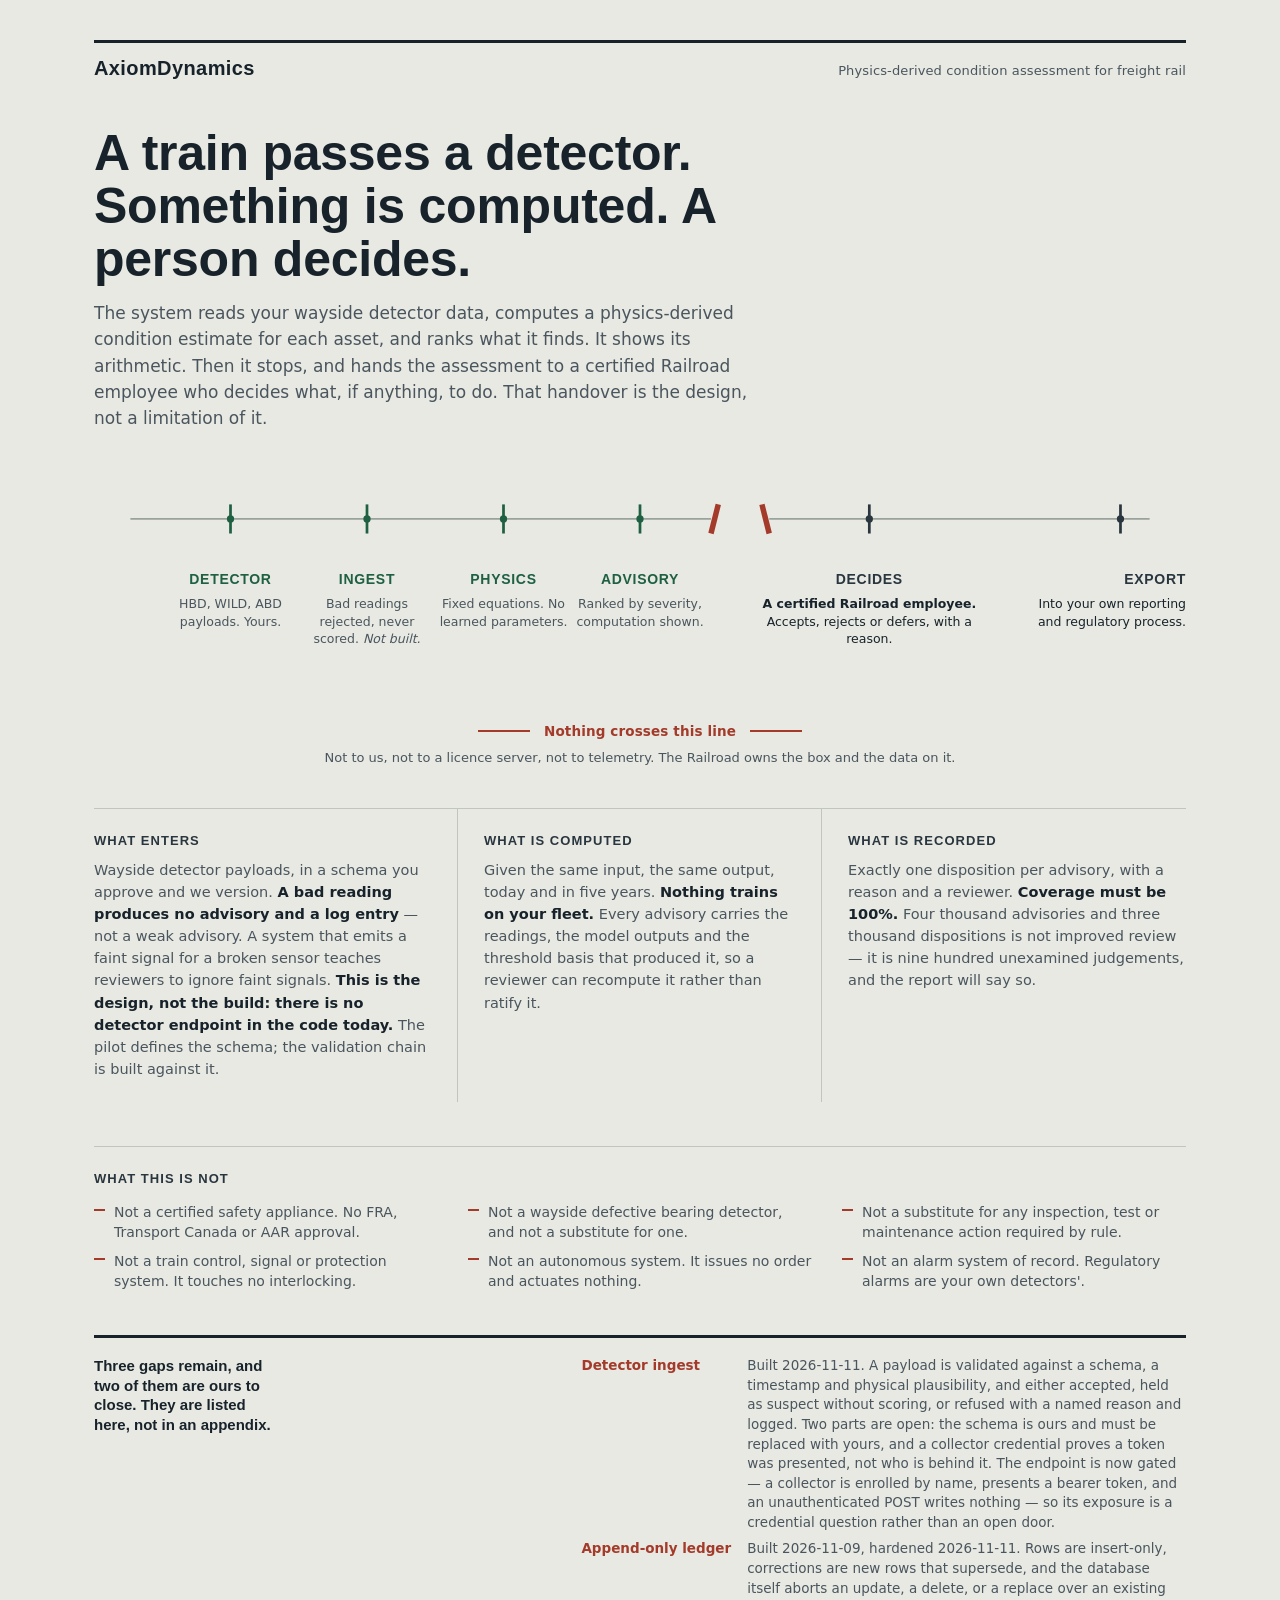
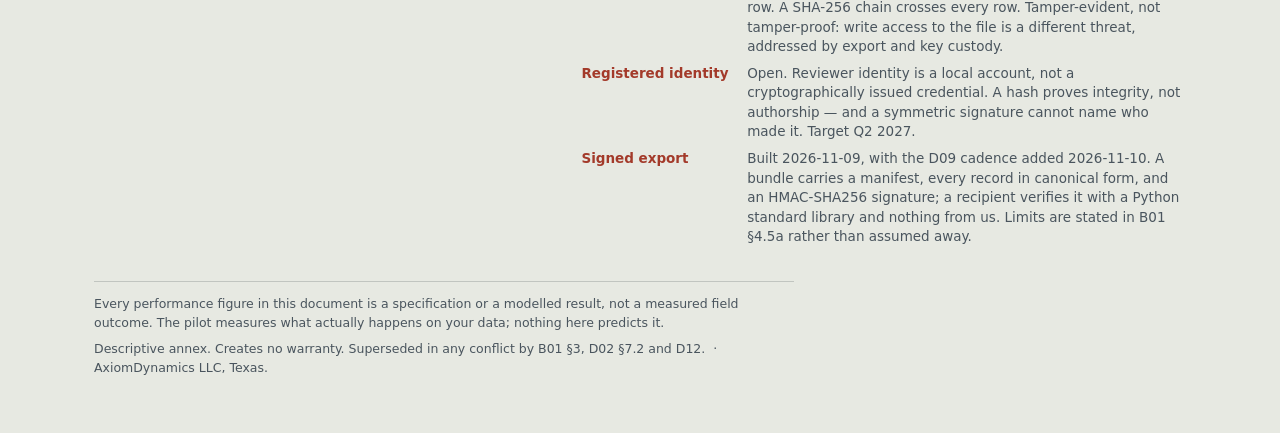
<file: client-assets/MASTER-BRIEF-DOCKET/B03-EXECUTIVE-INFOGRAPHIC.html>
<!DOCTYPE html>
<html lang="en">
<head>
<meta charset="utf-8">
<meta name="viewport" content="width=device-width, initial-scale=1">
<title>AxiomDynamics — One-Page Engineering Brief</title>
<style>
  :root{
    color-scheme: light;
    --paper:#E7E9E2;
    --paper-2:#DFE2D9;
    --ink:#17222B;
    --ink-soft:#4A555E;
    --plate:#2A363F;
    --green:#1F6042;
    --amber:#C9852A;
    --oxide:#A33A2A;
    --steel:#9AA29C;
    --hair:rgba(23,34,43,.18);
  }
  *{box-sizing:border-box}
  html,body{margin:0;padding:0}
  body{
    background:var(--paper);
    color:var(--ink);
    font-family:"Segoe UI",system-ui,-apple-system,"Helvetica Neue",Arial,sans-serif;
    font-size:16px;
    line-height:1.5;
    -webkit-font-smoothing:antialiased;
  }
  .sheet{
    max-width:1180px;
    margin:0 auto;
    padding:40px 44px 56px;
  }

  /* ---- masthead ---- */
  .masthead{
    display:flex;
    align-items:baseline;
    justify-content:space-between;
    gap:24px;
    border-top:3px solid var(--ink);
    padding-top:10px;
    margin-bottom:44px;
    flex-wrap:wrap;
  }
  .wordmark{
    font-family:"Arial Narrow","Roboto Condensed","Helvetica Neue",Arial,sans-serif;
    font-size:20px;
    font-weight:700;
    letter-spacing:.02em;
    margin:0;
  }
  .masthead .descriptor{
    font-size:13px;
    color:var(--ink-soft);
    margin:0;
    letter-spacing:.01em;
  }
  /* ---- headline ---- */
  h1{
    font-family:"Arial Narrow","Roboto Condensed","Helvetica Neue",Arial,sans-serif;
    font-weight:700;
    font-size:clamp(30px, 4.2vw, 50px);
    line-height:1.06;
    letter-spacing:-.005em;
    margin:0 0 14px;
    max-width:23ch;
  }
  .standfirst{
    font-size:17px;
    line-height:1.55;
    color:var(--ink-soft);
    max-width:62ch;
    margin:0 0 30px;
  }

  /* ---- the track ---- */
  .track{
    position:relative;
    margin:0 0 8px;
    padding-top:6px;
  }
  .track svg{display:block;width:100%;height:auto}
  .rail-base{stroke:var(--steel);stroke-width:2}
  .tick{stroke:var(--plate);stroke-width:2}
  .tick-compute{stroke:var(--green);stroke-width:3}
  .tick-human{stroke:var(--plate);stroke-width:3}
  .gap-cap{stroke:var(--oxide);stroke-width:6;stroke-linecap:butt}

  .draw{
    stroke-dasharray:1;
    stroke-dashoffset:1;
    animation:draw 1.15s cubic-bezier(.4,0,.2,1) .12s forwards;
  }
  @keyframes draw{to{stroke-dashoffset:0}}
  @media (prefers-reduced-motion: reduce){
    .draw{animation:none;stroke-dashoffset:0}
  }

  .stations{
    position:relative;
    height:150px;
    margin-top:14px;
  }
  .station{
    position:absolute;
    top:0;
    width:12%;
    transform:translateX(-50%);
    text-align:center;
  }
  .station-wide{width:20%}
  .station-end{
    left:auto;
    right:0;
    width:15%;
    transform:none;
    text-align:right;
  }
  .station .plate{
    font-family:"Arial Narrow","Roboto Condensed","Helvetica Neue",Arial,sans-serif;
    font-size:14px;
    font-weight:700;
    letter-spacing:.05em;
    text-transform:uppercase;
    color:var(--plate);
    margin:0 0 5px;
  }
  .station .note{
    font-size:12.5px;
    line-height:1.40;
    color:var(--ink-soft);
    margin:0;
  }
  .station.compute .plate{color:var(--green)}
  .station.is-human .note{color:var(--ink)}


  .boundary-label{
    display:flex;
    align-items:center;
    gap:14px;
    justify-content:center;
    font-size:13.5px;
    font-weight:600;
    color:var(--oxide);
    margin:2px 0 0;
    letter-spacing:.01em;
  }
  .boundary-rule{
    flex:0 0 auto;
    width:52px;
    height:2px;
    background:var(--oxide);
  }
  .boundary-sub{
    text-align:center;
    font-size:13px;
    color:var(--ink-soft);
    margin:7px 0 0;
  }

  /* ---- three-column band ---- */
  .band{
    display:grid;
    grid-template-columns:repeat(3,1fr);
    gap:0;
    border-top:1px solid var(--hair);
    margin-top:40px;
  }
  .band > div{
    padding:22px 26px 22px 0;
    border-right:1px solid var(--hair);
  }
  .band > div:last-child{border-right:0;padding-right:0}
  .band > div:not(:first-child){padding-left:26px}
  .band h2{
    font-family:"Arial Narrow","Roboto Condensed","Helvetica Neue",Arial,sans-serif;
    font-size:13px;
    font-weight:700;
    letter-spacing:.08em;
    text-transform:uppercase;
    color:var(--plate);
    margin:0 0 9px;
  }
  .band p{margin:0;font-size:14.5px;line-height:1.52;color:var(--ink-soft)}
  .band strong{color:var(--ink);font-weight:600}

  /* ---- exclusions ---- */
  .exclusions{
    margin-top:44px;
    border-top:1px solid var(--hair);
    padding-top:22px;
  }
  .exclusions h2{
    font-family:"Arial Narrow","Roboto Condensed","Helvetica Neue",Arial,sans-serif;
    font-size:13px;
    font-weight:700;
    letter-spacing:.08em;
    text-transform:uppercase;
    color:var(--plate);
    margin:0 0 14px;
  }
  .exclusions ul{
    list-style:none;
    margin:0;
    padding:0;
    display:grid;
    grid-template-columns:repeat(3,1fr);
    gap:8px 30px;
  }
  .exclusions li{
    font-size:14px;
    line-height:1.45;
    color:var(--ink-soft);
    padding-left:20px;
    position:relative;
  }
  .exclusions li::before{
    content:"";
    position:absolute;
    left:0;
    top:.52em;
    width:11px;
    height:2px;
    background:var(--oxide);
  }

  /* ---- honesty footer ---- */
  .status{
    margin-top:44px;
    border-top:3px solid var(--ink);
    padding-top:18px;
    display:grid;
    grid-template-columns:1.5fr 2fr;
    gap:34px;
  }
  .status h2{
    font-family:"Arial Narrow","Roboto Condensed","Helvetica Neue",Arial,sans-serif;
    font-size:15px;
    font-weight:700;
    line-height:1.3;
    margin:0;
    color:var(--ink);
    max-width:22ch;
  }
  .status dl{
    margin:0;
    display:grid;
    grid-template-columns:auto 1fr;
    gap:7px 16px;
    font-size:13.5px;
    line-height:1.45;
  }
  .status dt{
    font-weight:600;
    color:var(--oxide);
    white-space:nowrap;
  }
  .status dd{margin:0;color:var(--ink-soft)}

  .colophon{
    margin-top:34px;
    padding-top:12px;
    border-top:1px solid var(--hair);
    font-size:12.5px;
    line-height:1.55;
    color:var(--ink-soft);
    max-width:88ch;
  }
  .colophon p{margin:0}
  .colophon p + p{margin-top:6px}

  /* ---- responsive ---- */
  @media (max-width:900px){
    .sheet{padding:26px 20px 44px}
    .masthead{margin-bottom:26px;gap:6px;flex-direction:column}
    .masthead .descriptor{font-size:12px}
    h1{font-size:clamp(24px, 6.4vw, 34px);max-width:24ch;margin-bottom:10px;line-height:1.1}
    .standfirst{font-size:15px;line-height:1.5;margin-bottom:22px}
    .track{padding-top:16px}
    .stations{display:none}
    .track{margin-bottom:26px}
    .mobile-flow{
      display:block;
      margin-top:20px;
    }
    .band{grid-template-columns:1fr;margin-top:24px}
    .band > div{border-right:0;border-bottom:1px solid var(--hair);padding:18px 0}
    .band > div:not(:first-child){padding-left:0}
    .band > div:last-child{border-bottom:0}
    .exclusions ul{grid-template-columns:1fr}
    .status{grid-template-columns:1fr;gap:16px}
  }
  @media (min-width:901px){
    .mobile-flow{display:none}
  }
  .mobile-flow{
    list-style:none;margin:0;padding:0;
    border-top:1px solid var(--hair);
  }
  .mobile-flow li{
    display:grid;
    grid-template-columns:96px 1fr;
    gap:14px;
    padding:11px 0;
    border-bottom:1px solid var(--hair);
    font-size:14px;
    line-height:1.45;
  }
  .mobile-flow .k{
    font-family:"Arial Narrow","Roboto Condensed","Helvetica Neue",Arial,sans-serif;
    font-weight:700;
    letter-spacing:.04em;
    text-transform:uppercase;
    font-size:12.5px;
    color:var(--plate);
  }
  .mobile-flow .k.decide{color:var(--oxide)}
  .mobile-flow .v{color:var(--ink-soft)}
  .mobile-flow .v strong{color:var(--ink);font-weight:600}

  :focus-visible{outline:3px solid var(--amber);outline-offset:3px}
</style>
</head>
<body>
<main class="sheet">

  <header class="masthead">
    <p class="wordmark">AxiomDynamics</p>
    <p class="descriptor">Physics-derived condition assessment for freight rail</p>
  </header>

  <h1>A train passes a detector. Something is computed. A person decides.</h1>

  <p class="standfirst">
    The system reads your wayside detector data, computes a physics-derived condition estimate for each asset, and ranks what it finds. It shows its arithmetic. Then it stops, and hands the assessment to a certified Railroad employee who decides what, if anything, to do. That handover is the design, not a limitation of it.
  </p>

  <!-- ================= TRACK ================= -->
  <section class="track" aria-label="Flow: detector to disposition">
    <svg viewBox="0 0 1200 96" role="img" aria-labelledby="trackTitle trackDesc">
      <title id="trackTitle">Data flow from wayside detector to disposition record</title>
      <desc id="trackDesc">Four computation stages on the left, then a break in the line marking where the platform stops, then two stages owned by the Railroad including the human decision.</desc>

      <line class="rail-base draw" pathLength="1" x1="40" y1="56" x2="678" y2="56"/>
      <line class="rail-base draw" pathLength="1" x1="742" y1="56" x2="1160" y2="56"/>

      <line class="gap-cap" x1="686" y1="40" x2="678" y2="72"/>
      <line class="gap-cap" x1="734" y1="40" x2="742" y2="72"/>

      <g class="compute">
        <line class="tick-compute" x1="150" y1="40" x2="150" y2="72"/>
        <line class="tick-compute" x1="300" y1="40" x2="300" y2="72"/>
        <line class="tick-compute" x1="450" y1="40" x2="450" y2="72"/>
        <line class="tick-compute" x1="600" y1="40" x2="600" y2="72"/>
      </g>

      <g class="human">
        <line class="tick-human" x1="852" y1="40" x2="852" y2="72"/>
        <line class="tick-human" x1="1128" y1="40" x2="1128" y2="72"/>
      </g>

      <circle cx="150" cy="56" r="4" fill="#1F6042"/>
      <circle cx="300" cy="56" r="4" fill="#1F6042"/>
      <circle cx="450" cy="56" r="4" fill="#1F6042"/>
      <circle cx="600" cy="56" r="4" fill="#1F6042"/>
      <circle cx="852" cy="56" r="4" fill="#2A363F"/>
      <circle cx="1128" cy="56" r="4" fill="#2A363F"/>
    </svg>

    <div class="stations">
      <div class="station compute" style="left:12.5%">
        <p class="plate">Detector</p>
        <p class="note">HBD, WILD, ABD payloads. Yours.</p>
      </div>
      <div class="station compute" style="left:25%">
        <p class="plate">Ingest</p>
        <p class="note">Bad readings rejected, never scored. <em>Not built.</em></p>
      </div>
      <div class="station compute" style="left:37.5%">
        <p class="plate">Physics</p>
        <p class="note">Fixed equations. No learned parameters.</p>
      </div>
      <div class="station compute" style="left:50%">
        <p class="plate">Advisory</p>
        <p class="note">Ranked by severity, computation shown.</p>
      </div>
      <div class="station station-wide is-human" style="left:71%">
        <p class="plate">Decides</p>
        <p class="note"><strong>A certified Railroad employee.</strong> Accepts, rejects or defers, with a reason.</p>
      </div>
      <div class="station station-end is-human">
        <p class="plate">Export</p>
        <p class="note">Into your own reporting and regulatory process.</p>
      </div>
    </div>

    <p class="boundary-label"><span class="boundary-rule"></span>Nothing crosses this line<span class="boundary-rule"></span></p>
    <p class="boundary-sub">Not to us, not to a licence server, not to telemetry. The Railroad owns the box and the data on it.</p>

    <ul class="mobile-flow">
      <li><span class="k">Detector</span><span class="v">Your HBD, WILD or ABD payload. Your hardware, your data.</span></li>
      <li><span class="k">Ingest</span><span class="v">On your premises. Malformed readings are rejected and logged, never scored. <strong>Not built yet</strong> &mdash; the pilot defines the schema first.</span></li>
      <li><span class="k">Physics</span><span class="v">Thermal, kinematic and acoustic models. Fixed equations, no learned parameters.</span></li>
      <li><span class="k">Advisory</span><span class="v">Ranked by estimated severity, with the computation shown.</span></li>
      <li><span class="k decide">Decides</span><span class="v"><strong>A certified Railroad reviewer</strong> &mdash; the platform stops here.</span></li>
      <li><span class="k">Record</span><span class="v">Accepted, rejected or deferred, with a stated reason.</span></li>
      <li><span class="k">Export</span><span class="v">Into your own reporting and regulatory process.</span></li>
    </ul>
  </section>

  <!-- ================= BAND ================= -->
  <section class="band">
    <div>
      <h2>What enters</h2>
      <p>Wayside detector payloads, in a schema you approve and we version. <strong>A bad reading produces no advisory and a log entry</strong> &mdash; not a weak advisory. A system that emits a faint signal for a broken sensor teaches reviewers to ignore faint signals. <strong>This is the design, not the build: there is no detector endpoint in the code today.</strong> The pilot defines the schema; the validation chain is built against it.</p>
    </div>
    <div>
      <h2>What is computed</h2>
      <p>Given the same input, the same output, today and in five years. <strong>Nothing trains on your fleet.</strong> Every advisory carries the readings, the model outputs and the threshold basis that produced it, so a reviewer can recompute it rather than ratify it.</p>
    </div>
    <div>
      <h2>What is recorded</h2>
      <p>Exactly one disposition per advisory, with a reason and a reviewer. <strong>Coverage must be 100%.</strong> Four thousand advisories and three thousand dispositions is not improved review &mdash; it is nine hundred unexamined judgements, and the report will say so.</p>
    </div>
  </section>

  <!-- ================= EXCLUSIONS ================= -->
  <section class="exclusions">
    <h2>What this is not</h2>
    <ul>
      <li>Not a certified safety appliance. No FRA, Transport Canada or AAR approval.</li>
      <li>Not a wayside defective bearing detector, and not a substitute for one.</li>
      <li>Not a substitute for any inspection, test or maintenance action required by rule.</li>
      <li>Not a train control, signal or protection system. It touches no interlocking.</li>
      <li>Not an autonomous system. It issues no order and actuates nothing.</li>
      <li>Not an alarm system of record. Regulatory alarms are your own detectors'.</li>
    </ul>
  </section>

  <!-- ================= STATUS ================= -->
  <section class="status">
    <h2>Three gaps remain, and two of them are ours to close. They are listed here, not in an appendix.</h2>
    <dl>
      <dt>Detector ingest</dt>
      <dd>Built 2026-11-11. A payload is validated against a schema, a timestamp and physical plausibility, and either accepted, held as suspect without scoring, or refused with a named reason and logged. Two parts are open: the schema is ours and must be replaced with yours, and a collector credential proves a token was presented, not who is behind it. The endpoint is now gated — a collector is enrolled by name, presents a bearer token, and an unauthenticated POST writes nothing — so its exposure is a credential question rather than an open door.</dd>
      <dt>Append-only ledger</dt>
      <dd>Built 2026-11-09, hardened 2026-11-11. Rows are insert-only, corrections are new rows that supersede, and the database itself aborts an update, a delete, or a replace over an existing row. A SHA-256 chain crosses every row. Tamper-evident, not tamper-proof: write access to the file is a different threat, addressed by export and key custody.</dd>
      <dt>Registered identity</dt>
      <dd>Open. Reviewer identity is a local account, not a cryptographically issued credential. A hash proves integrity, not authorship — and a symmetric signature cannot name who made it. Target Q2 2027.</dd>
      <dt>Signed export</dt>
      <dd>Built 2026-11-09, with the D09 cadence added 2026-11-10. A bundle carries a manifest, every record in canonical form, and an HMAC-SHA256 signature; a recipient verifies it with a Python standard library and nothing from us. Limits are stated in B01 §4.5a rather than assumed away.</dd>
    </dl>
  </section>

  <footer class="colophon">
    <p>Every performance figure in this document is a specification or a modelled result, not a measured field outcome. The pilot measures what actually happens on your data; nothing here predicts it.</p>
    <p>Descriptive annex. Creates no warranty. Superseded in any conflict by B01 &sect;3, D02 &sect;7.2 and D12. &nbsp;·&nbsp; AxiomDynamics LLC, Texas.</p>
  </footer>

</main>
</body>
</html>
</file>
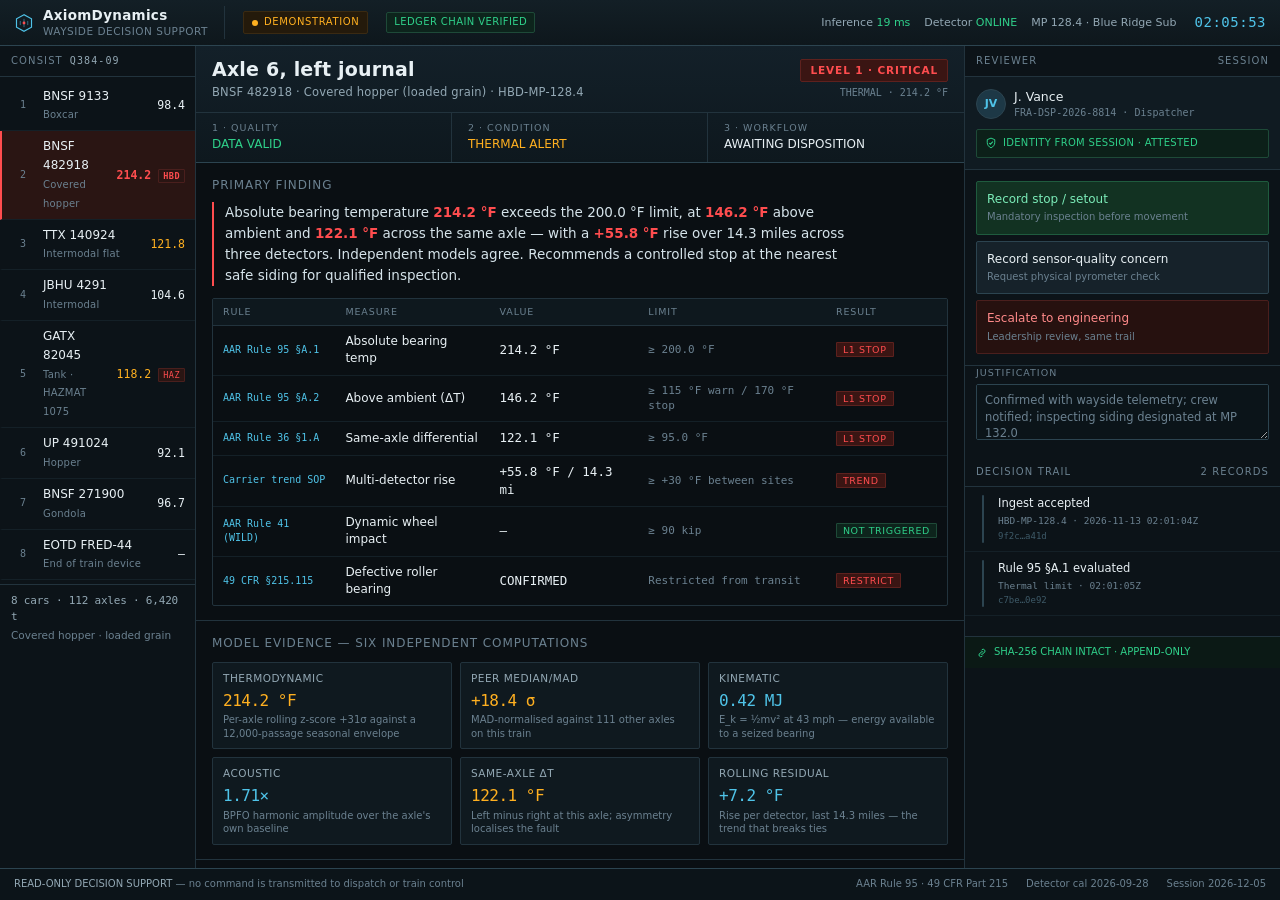
<file: frontend/render/panel.html>
<!DOCTYPE html>
<html lang="en">
<head>
<meta charset="utf-8">
<meta name="viewport" content="width=device-width, initial-scale=1">
<title>AxiomDynamics — Wayside Decision Support</title>
<style>
:root{
  color-scheme: dark;
  --bg:#0A0F13; --panel:#111A20; --panel2:#16222A; --panel3:#1C2B34;
  --line:#22333D; --line2:#2C4450;
  --tx:#E8F0F4; --tx2:#93A8B4; --tx3:#6B8190;
  --amber:#FFB020; --red:#FF4D4F; --green:#2FD08A; --cyan:#4FC3E8; --violet:#9B8CFF;
  --r:2px;
  --f:'Bahnschrift','DIN Alternate','Roboto Condensed','Segoe UI',system-ui,sans-serif;
  --m:'Cascadia Mono','Consolas','SF Mono',ui-monospace,monospace;
}
*{box-sizing:border-box;margin:0;padding:0}
html,body{height:100%}
body{
  background:var(--bg); color:var(--tx); font-family:var(--f);
  font-size:13px; line-height:1.45; -webkit-font-smoothing:antialiased;
  font-variant-numeric:tabular-nums; overflow:hidden;
}
button{font:inherit;color:inherit;background:none;border:0;cursor:pointer}
:focus-visible{outline:2px solid var(--cyan);outline-offset:2px}
.mono{font-family:var(--m);font-size:11px;letter-spacing:-.2px}

/* ---------- shell ---------- */
.app{display:grid;height:100vh;grid-template-rows:auto 1fr auto}

/* ---------- top bar ---------- */
.top{
  display:flex;align-items:center;gap:18px;padding:0 14px;height:46px;
  background:linear-gradient(180deg,#131F26,#0E171C);
  border-bottom:1px solid var(--line2);
}
.brand{display:flex;align-items:center;gap:9px;padding-right:16px;border-right:1px solid var(--line)}
.mark{width:20px;height:20px;flex:0 0 20px}
.brand b{font-weight:600;letter-spacing:.3px;font-size:13.5px}
.brand span{color:var(--tx3);font-size:10.5px;letter-spacing:.5px;display:block;margin-top:-2px}
.mode{
  display:flex;align-items:center;gap:6px;padding:3px 8px;border:1px solid #3A2A12;
  background:#241A0B;color:var(--amber);font-size:10px;letter-spacing:.6px;border-radius:var(--r);
}
.dot{width:6px;height:6px;border-radius:50%;background:var(--amber);
  box-shadow:0 0 0 0 rgba(255,176,32,.7);animation:pulse 2.4s infinite}
@keyframes pulse{70%{box-shadow:0 0 0 7px rgba(255,176,32,0)}100%{box-shadow:0 0 0 0 rgba(255,176,32,0)}}
.top .spacer{flex:1}
.clock{font-family:var(--m);font-size:14px;color:var(--cyan);letter-spacing:.5px}
.health{display:flex;gap:14px;align-items:center;color:var(--tx2);font-size:11px}
.health b{color:var(--green);font-weight:500}
.pill{
  padding:2px 7px;border:1px solid var(--line2);border-radius:var(--r);
  font-size:10px;letter-spacing:.4px;color:var(--tx2);
}
.pill.on{color:var(--green);border-color:#1E4A38;background:#0D241C}

/* ---------- body grid ---------- */
.main{display:grid;grid-template-columns:196px minmax(0,1fr) 316px;overflow:hidden}
.col{overflow-y:auto;overflow-x:hidden}
.col::-webkit-scrollbar{width:9px}
.col::-webkit-scrollbar-thumb{background:#24353F;border-radius:9px}
.col::-webkit-scrollbar-track{background:transparent}
.colL{border-right:1px solid var(--line);background:#0C1318}
.colR{border-left:1px solid var(--line);background:#0C1318}

/* ---------- section headers ---------- */
.hd{
  display:flex;align-items:center;gap:7px;padding:8px 11px 7px;
  font-size:10px;letter-spacing:1.1px;color:var(--tx3);
  border-bottom:1px solid var(--line);position:sticky;top:0;
  background:#0C1318;z-index:3;
}
.hd .n{color:var(--tx2);font-family:var(--m);font-size:10px}
.hd .keep{margin-left:auto;color:var(--tx3);font-size:10px}

/* ---------- consist ---------- */
.consist{padding:4px 0}
.car{
  display:grid;grid-template-columns:26px 1fr auto;gap:7px;align-items:center;
  width:100%;text-align:left;padding:6px 10px 6px 8px;border-left:2px solid transparent;
  border-bottom:1px solid #142027;
}
.car:hover{background:#111C23}
.car[aria-selected="true"]{background:#152531;border-left-color:var(--cyan)}
.car.bad{border-left-color:var(--red);background:#20100F}
.car.bad[aria-selected="true"]{background:#2A1513}
.car .ix{font-family:var(--m);font-size:10px;color:var(--tx3);text-align:center}
.car .id{font-size:12px;font-weight:500}
.car .meta{font-size:10px;color:var(--tx3);letter-spacing:.2px}
.car .t{font-family:var(--m);font-size:11.5px}
.car.bad .t{color:var(--red);font-weight:600}
.car.warm .t{color:var(--amber)}
.car .tag{
  font-size:8.5px;letter-spacing:.5px;padding:1px 4px;border-radius:1px;
  background:#2A1513;color:var(--red);border:1px solid #4A1F1D;
}
.consist-foot{padding:8px 11px;border-top:1px solid var(--line);color:var(--tx3);font-size:10.5px}

/* ---------- center ---------- */
.mid{padding:0 0 40px}
.ticket{border-bottom:1px solid var(--line2);background:linear-gradient(180deg,#132029,#0E181E)}
.ticket-hd{display:flex;align-items:flex-start;gap:14px;padding:13px 16px 11px}
.ticket-hd h1{font-size:19px;font-weight:600;letter-spacing:.2px;line-height:1.15}
.ticket-hd .sub{color:var(--tx2);font-size:11.5px;margin-top:3px;letter-spacing:.2px}
.sev{
  margin-left:auto;display:flex;flex-direction:column;align-items:flex-end;gap:4px;
}
.sev .lv{padding:3px 9px;background:#3A1513;color:var(--red);border:1px solid #5E211E;
  border-radius:var(--r);font-size:10.5px;letter-spacing:.9px;font-weight:600}
.sev .rule{font-family:var(--m);font-size:10px;color:var(--tx3)}

/* three dimensions */
.dims{display:grid;grid-template-columns:repeat(3,1fr);border-top:1px solid var(--line)}
.dim{padding:8px 16px;border-right:1px solid var(--line)}
.dim:last-child{border-right:0}
.dim .k{font-size:9.5px;letter-spacing:1px;color:var(--tx3)}
.dim .v{font-size:12px;margin-top:2px;color:var(--tx)}
.dim .v.ok{color:var(--green)} .dim .v.warn{color:var(--amber)}

/* finding */
.finding{padding:14px 16px;border-bottom:1px solid var(--line)}
.finding h2{font-size:12px;letter-spacing:.9px;color:var(--tx3);margin-bottom:8px;font-weight:500}
.lead{
  font-size:13.5px;line-height:1.55;color:#D5E3EA;max-width:74ch;
  padding-left:11px;border-left:2px solid var(--red);
}
.lead em{color:var(--red);font-style:normal;font-weight:600}

/* threshold table */
.rules{margin-top:12px;border:1px solid var(--line);border-radius:var(--r);overflow:hidden}
.rules table{width:100%;border-collapse:collapse}
.rules th{
  text-align:left;padding:6px 10px;font-size:9.5px;letter-spacing:.9px;color:var(--tx3);
  background:#0E181E;border-bottom:1px solid var(--line);font-weight:500;
}
.rules td{padding:7px 10px;border-bottom:1px solid #142027;font-size:12px;vertical-align:middle}
.rules tr:last-child td{border-bottom:0}
.rules tr:hover td{background:#101A21}
.rules .cite{font-family:var(--m);font-size:10px;color:var(--cyan)}
.rules .val{font-family:var(--m);font-size:12.5px}
.rules .lim{font-family:var(--m);font-size:11px;color:var(--tx3)}
.st{padding:1px 6px;border-radius:1px;font-size:9.5px;letter-spacing:.6px;white-space:nowrap}
.st.hit{background:#3A1513;color:var(--red);border:1px solid #5E211E}
.st.warn{background:#2A2008;color:var(--amber);border:1px solid #4A3A12}
.st.ok{background:#0D241C;color:var(--green);border:1px solid #1E4A38}

/* evidence / models */
.models{padding:14px 16px;border-bottom:1px solid var(--line)}
.mgrid{display:grid;grid-template-columns:repeat(3,1fr);gap:8px;margin-top:9px}
.mcard{
  border:1px solid var(--line);border-radius:var(--r);padding:8px 10px;background:#0F191F;
  transition:border-color .15s,background .15s;
}
.mcard:hover{border-color:var(--line2);background:#12202A}
.mcard .nm{font-size:10.5px;letter-spacing:.5px;color:var(--tx2)}
.mcard .num{font-family:var(--m);font-size:16px;margin:3px 0 1px;letter-spacing:-.5px}
.mcard .dc{font-size:10px;color:var(--tx3);line-height:1.35}
.mcard.hot .num{color:var(--amber)}
.mcard.cold .num{color:var(--cyan)}
.mcard.dead .num{color:var(--green)}

/* pipeline */
.pipe{padding:12px 16px}
.steps{display:flex;gap:0;margin-top:10px;border:1px solid var(--line);border-radius:var(--r);overflow:hidden}
.step{
  flex:1;padding:8px 9px;border-right:1px solid var(--line);background:#0F191F;
  display:flex;flex-direction:column;gap:3px;min-width:0;
}
.step:last-child{border-right:0}
.step .i{font-family:var(--m);font-size:9px;color:var(--tx3)}
.step .n{font-size:11px;font-weight:500;white-space:nowrap;overflow:hidden;text-overflow:ellipsis}
.step .ms{font-family:var(--m);font-size:10px;color:var(--green)}
.step.slow .ms{color:var(--amber)}

/* ---------- right column ---------- */
.who{padding:11px;border-bottom:1px solid var(--line);background:#101B22}
.who .row{display:flex;align-items:center;gap:8px}
.av{width:30px;height:30px;border-radius:50%;background:#1D3846;border:1px solid var(--line2);
  display:grid;place-items:center;font-size:11px;color:var(--cyan);font-weight:600}
.who .nm{font-size:12.5px;font-weight:500}
.who .cr{font-family:var(--m);font-size:10px;color:var(--tx3)}
.gate{
  margin-top:9px;padding:6px 8px;border:1px solid #1E4A38;background:#0C2019;border-radius:var(--r);
  display:flex;gap:6px;align-items:center;font-size:10px;color:var(--green);letter-spacing:.3px;
}
.gate svg{flex:0 0 12px}

.acts{padding:11px;display:flex;flex-direction:column;gap:6px;border-bottom:1px solid var(--line)}
.btn{
  width:100%;text-align:left;padding:9px 10px;border:1px solid var(--line2);border-radius:var(--r);
  background:var(--panel2);display:flex;flex-direction:column;gap:2px;
  transition:background .13s,border-color .13s;
}
.btn:hover{background:var(--panel3);border-color:#3A5765}
.btn .t{font-size:12px;font-weight:500}
.btn .d{font-size:10px;color:var(--tx3)}
.btn.primary{background:#123222;border-color:#1F5B3E}
.btn.primary:hover{background:#174028}
.btn.primary .t{color:#7BEBB8}
.btn.danger{background:#26110F;border-color:#4A1F1D}
.btn.danger:hover{background:#301614}
.btn.danger .t{color:#FF8A8A}
.btn[aria-disabled="true"]{opacity:.42;cursor:not-allowed}

.note{padding:0 11px 11px}
.note label{font-size:9.5px;letter-spacing:1px;color:var(--tx3);display:block;margin-bottom:4px}
.note textarea{
  width:100%;min-height:56px;resize:vertical;background:#0B1419;color:var(--tx);
  border:1px solid var(--line2);border-radius:var(--r);padding:7px 8px;font:inherit;font-size:11.5px;
}
.note textarea::placeholder{color:var(--tx3)}
.note textarea:focus{outline:none;border-color:var(--cyan)}

.trail{padding:0 0 20px}
.trail .hd{position:static}
.rec{display:grid;grid-template-columns:14px 1fr;gap:8px;padding:8px 11px;border-bottom:1px solid #142027}
.rec .bar{width:2px;background:var(--line2);justify-self:center;border-radius:2px}
.rec.new .bar{background:var(--cyan)}
.rec .t{font-size:11.5px}
.rec .m{font-family:var(--m);font-size:9.5px;color:var(--tx3);margin-top:2px}
.rec .hash{font-family:var(--m);font-size:9px;color:#3E5A68;margin-top:2px;word-break:break-all}
.chain{
  display:flex;align-items:center;gap:6px;padding:8px 11px;font-size:10px;color:var(--green);
  border-top:1px solid var(--line);background:#0B1915;
}

/* ---------- bottom ---------- */
.foot{
  display:flex;align-items:center;gap:18px;height:32px;padding:0 14px;
  border-top:1px solid var(--line2);background:#0C1419;color:var(--tx3);font-size:10px;
}
.foot .sep{flex:1}
.foot b{color:var(--tx2);font-weight:500}

@media (max-width:1180px){
  .main{grid-template-columns:170px minmax(0,1fr) 280px}
  .mgrid{grid-template-columns:repeat(2,1fr)}
  .steps{flex-wrap:wrap}
  .step{flex:1 1 40%}
}
@media (max-width:900px){
  body{overflow:auto}
  .app{height:auto}
  .main{grid-template-columns:1fr;overflow:visible}
  .col{overflow:visible}
  .colL{border-right:0;border-bottom:1px solid var(--line)}
  .colR{border-left:0;border-top:1px solid var(--line)}
  .consist{display:grid;grid-template-columns:repeat(auto-fill,minmax(190px,1fr))}
}
@media (prefers-reduced-motion:reduce){*{animation:none!important;transition:none!important}}
</style>
</head>
<body>
<div class="app">

  <header class="top">
    <div class="brand">
      <svg class="mark" viewBox="0 0 24 24" fill="none" aria-hidden="true">
        <path d="M12 2 3 7v10l9 5 9-5V7l-9-5Z" stroke="#4FC3E8" stroke-width="1.4"/>
        <path d="M12 7v10M7.5 9.5v5M16.5 9.5v5" stroke="#4FC3E8" stroke-width="1.1" opacity=".55"/>
        <circle cx="12" cy="12" r="1.7" fill="#FF4D4F"/>
      </svg>
      <div><b>AxiomDynamics</b><span>WAYSIDE DECISION SUPPORT</span></div>
    </div>
    <div class="mode"><span class="dot"></span>DEMONSTRATION</div>
    <span class="pill on">LEDGER CHAIN VERIFIED</span>
    <div class="spacer"></div>
    <div class="health">
      <span>Inference <b>19 ms</b></span>
      <span>Detector <b>ONLINE</b></span>
      <span>MP 128.4 · Blue Ridge Sub</span>
    </div>
    <div class="clock" id="clock">02:05:51</div>
  </header>

  <div class="main">

    <!-- ============ LEFT : consist ============ -->
    <nav class="col colL" aria-label="Train consist">
      <div class="hd">CONSIST <span class="n">Q384-09</span></div>
      <div class="consist" id="consist" role="tablist" aria-label="Cars"></div>
      <div class="consist-foot">
        <div class="mono" style="color:var(--tx2)">8 cars · 112 axles · 6,420 t</div>
        <div style="margin-top:3px">Covered hopper · loaded grain</div>
      </div>
    </nav>

    <!-- ============ CENTER : dossier ============ -->
    <main class="col mid" id="mid">

      <section class="ticket">
        <div class="ticket-hd">
          <div>
            <h1>Axle 6, left journal</h1>
            <div class="sub" id="ticketSub">BNSF 482918 · Covered hopper (loaded grain) · HBD-MP-128.4</div>
          </div>
          <div class="sev">
            <span class="lv">LEVEL 1 · CRITICAL</span>
            <span class="rule">THERMAL · 214.2 °F</span>
          </div>
        </div>
        <div class="dims">
          <div class="dim"><div class="k">1 · QUALITY</div><div class="v ok">DATA VALID</div></div>
          <div class="dim"><div class="k">2 · CONDITION</div><div class="v warn">THERMAL ALERT</div></div>
          <div class="dim"><div class="k">3 · WORKFLOW</div><div class="v">AWAITING DISPOSITION</div></div>
        </div>
      </section>

      <section class="finding">
        <h2>PRIMARY FINDING</h2>
        <p class="lead">
          Absolute bearing temperature <em>214.2 °F</em> exceeds the 200.0 °F limit, at
          <em>146.2 °F</em> above ambient and <em>122.1 °F</em> across the same axle — with a
          <em>+55.8 °F</em> rise over 14.3 miles across three detectors. Independent models
          agree. Recommends a controlled stop at the nearest safe siding for qualified inspection.
        </p>

        <div class="rules">
          <table>
            <thead>
              <tr><th>RULE</th><th>MEASURE</th><th>VALUE</th><th>LIMIT</th><th>RESULT</th></tr>
            </thead>
            <tbody id="ruleRows"></tbody>
          </table>
        </div>
      </section>

      <section class="models">
        <h2 style="font-size:12px;letter-spacing:.9px;color:var(--tx3);font-weight:500">
          MODEL EVIDENCE — SIX INDEPENDENT COMPUTATIONS
        </h2>
        <div class="mgrid" id="modelGrid"></div>
      </section>

      <section class="pipe">
        <h2 style="font-size:12px;letter-spacing:.9px;color:var(--tx3);font-weight:500">
          PIPELINE EXECUTION
        </h2>
        <div class="steps" id="steps"></div>
        <p style="margin-top:8px;font-size:10.5px;color:var(--tx3);max-width:78ch">
          Every stage is deterministic arithmetic over the raw detector packet. No
          generative model participates in threshold evaluation; the narration above is
          rendered from the computed values, not composed.
        </p>
      </section>

    </main>

    <!-- ============ RIGHT : disposition ============ -->
    <aside class="col colR" aria-label="Disposition">
      <div class="hd">REVIEWER <span class="keep">SESSION</span></div>

      <div class="who">
        <div class="row">
          <div class="av">JV</div>
          <div>
            <div class="nm">J. Vance</div>
            <div class="cr">FRA-DSP-2026-8814 · Dispatcher</div>
          </div>
        </div>
        <div class="gate">
          <svg viewBox="0 0 16 16" fill="none" aria-hidden="true">
            <path d="M8 1.5 3 3.5v4c0 3 2.1 5.6 5 7 2.9-1.4 5-4 5-7v-4L8 1.5Z" stroke="#2FD08A" stroke-width="1.3"/>
            <path d="M5.6 8 7.2 9.6 10.5 6.3" stroke="#2FD08A" stroke-width="1.4"/>
          </svg>
          IDENTITY FROM SESSION · ATTESTED
        </div>
      </div>

      <div class="acts">
        <button class="btn primary" data-act="stop">
          <span class="t">Record stop / setout</span>
          <span class="d">Mandatory inspection before movement</span>
        </button>
        <button class="btn" data-act="sensor">
          <span class="t">Record sensor-quality concern</span>
          <span class="d">Request physical pyrometer check</span>
        </button>
        <button class="btn danger" data-act="escalate">
          <span class="t">Escalate to engineering</span>
          <span class="d">Leadership review, same trail</span>
        </button>
      </div>

      <div class="note">
        <label for="just">JUSTIFICATION</label>
        <textarea id="just" placeholder="Confirmed with wayside telemetry; crew notified; inspecting siding designated at MP 132.0"></textarea>
      </div>

      <div class="hd">DECISION TRAIL <span class="keep" id="recCount">2 RECORDS</span></div>
      <div class="trail" id="trail"></div>
      <div class="chain">
        <svg viewBox="0 0 16 16" fill="none" width="12" height="12" aria-hidden="true">
          <path d="M6 9a2.5 2.5 0 0 0 3.5 0l2-2a2.5 2.5 0 0 0-3.5-3.5L7 4.5"
                stroke="#2FD08A" stroke-width="1.3"/>
          <path d="M10 7a2.5 2.5 0 0 0-3.5 0l-2 2a2.5 2.5 0 0 0 3.5 3.5L9 11.5"
                stroke="#2FD08A" stroke-width="1.3"/>
        </svg>
        SHA-256 CHAIN INTACT · APPEND-ONLY
      </div>
    </aside>
  </div>

  <footer class="foot">
    <span><b>READ-ONLY DECISION SUPPORT</b> — no command is transmitted to dispatch or train control</span>
    <span class="sep"></span>
    <span>AAR Rule 95 · 49 CFR Part 215</span>
    <span>Detector cal 2026-09-28</span>
    <span id="stamp"></span>
  </footer>
</div>

<script>
(function(){
  "use strict";

  var CARS = [
    {id:"BNSF 9133",  t:"98.4",  meta:"Boxcar",              cls:"",     tag:""},
    {id:"BNSF 482918",t:"214.2", meta:"Covered hopper",      cls:"bad",  tag:"HBD"},
    {id:"TTX 140924", t:"121.8", meta:"Intermodal flat",     cls:"warm", tag:""},
    {id:"JBHU 4291",  t:"104.6", meta:"Intermodal",          cls:"",     tag:""},
    {id:"GATX 82045", t:"118.2", meta:"Tank · HAZMAT 1075",  cls:"warm", tag:"HAZ"},
    {id:"UP 491024",  t:"92.1",  meta:"Hopper",              cls:"",     tag:""},
    {id:"BNSF 271900",t:"96.7",  meta:"Gondola",             cls:"",     tag:""},
    {id:"EOTD FRED-44",t:"—",    meta:"End of train device", cls:"",     tag:""}
  ];

  var RULES = [
    ["AAR Rule 95 §A.1","Absolute bearing temp","214.2 °F","≥ 200.0 °F","hit","L1 STOP"],
    ["AAR Rule 95 §A.2","Above ambient (ΔT)","146.2 °F","≥ 115 °F warn / 170 °F stop","hit","L1 STOP"],
    ["AAR Rule 36 §1.A","Same-axle differential","122.1 °F","≥ 95.0 °F","hit","L1 STOP"],
    ["Carrier trend SOP","Multi-detector rise","+55.8 °F / 14.3 mi","≥ +30 °F between sites","hit","TREND"],
    ["AAR Rule 41 (WILD)","Dynamic wheel impact","—","≥ 90 kip","ok","NOT TRIGGERED"],
    ["49 CFR §215.115","Defective roller bearing","CONFIRMED","Restricted from transit","hit","RESTRICT"]
  ];

  var MODELS = [
    ["THERMODYNAMIC","214.2 °F","Per-axle rolling z-score +31σ against a 12,000-passage seasonal envelope","hot"],
    ["PEER MEDIAN/MAD","+18.4 σ","MAD-normalised against 111 other axles on this train","hot"],
    ["KINEMATIC","0.42 MJ","E_k = ½mv² at 43 mph — energy available to a seized bearing","cold"],
    ["ACOUSTIC","1.71×","BPFO harmonic amplitude over the axle's own baseline","cold"],
    ["SAME-AXLE ΔT","122.1 °F","Left minus right at this axle; asymmetry localises the fault","hot"],
    ["ROLLING RESIDUAL","+7.2 °F","Rise per detector, last 14.3 miles — the trend that breaks ties","cold"]
  ];

  var STEPS = [
    ["01","Ingest","4 ms",""],
    ["02","Schema gate","1 ms",""],
    ["03","Timestamp gate","1 ms",""],
    ["04","Plausibility","2 ms",""],
    ["05","Model ensemble","9 ms",""],
    ["06","Rule evaluation","1 ms","slow"],
    ["07","Ledger attest","1 ms",""]
  ];

  function el(tag, cls, html){
    var n = document.createElement(tag);
    if (cls) n.className = cls;
    if (html != null) n.innerHTML = html;
    return n;
  }

  /* ---- consist ---- */
  var consist = document.getElementById("consist");
  CARS.forEach(function(c, i){
    var b = el("button", "car " + c.cls);
    b.setAttribute("role","tab");
    b.setAttribute("aria-selected", i === 1 ? "true" : "false");
    b.innerHTML =
      '<span class="ix">' + (i + 1) + '</span>' +
      '<span><span class="id">' + c.id + '</span><br><span class="meta">' + c.meta + '</span></span>' +
      '<span class="t">' + c.t + (c.tag ? ' <span class="tag">' + c.tag + '</span>' : '') + '</span>';
    b.addEventListener("click", function(){
      Array.prototype.forEach.call(consist.children, function(x){
        x.setAttribute("aria-selected","false");
      });
      b.setAttribute("aria-selected","true");
      document.getElementById("ticketSub").textContent =
        c.id + " · " + c.meta + " · HBD-MP-128.4";
    });
    consist.appendChild(b);
  });

  /* ---- rules ---- */
  var rows = document.getElementById("ruleRows");
  RULES.forEach(function(r){
    var tr = el("tr");
    tr.innerHTML =
      '<td class="cite">' + r[0] + '</td>' +
      '<td>' + r[1] + '</td>' +
      '<td class="val">' + r[2] + '</td>' +
      '<td class="lim">' + r[3] + '</td>' +
      '<td><span class="st ' + r[4] + '">' + r[5] + '</span></td>';
    rows.appendChild(tr);
  });

  /* ---- models ---- */
  var grid = document.getElementById("modelGrid");
  MODELS.forEach(function(m){
    var c = el("div", "mcard " + m[3]);
    c.innerHTML =
      '<div class="nm">' + m[0] + '</div>' +
      '<div class="num">' + m[1] + '</div>' +
      '<div class="dc">' + m[2] + '</div>';
    grid.appendChild(c);
  });

  /* ---- pipeline ---- */
  var steps = document.getElementById("steps");
  STEPS.forEach(function(s){
    var d = el("div", "step " + s[3]);
    d.innerHTML =
      '<div class="i">' + s[0] + '</div>' +
      '<div class="n">' + s[1] + '</div>' +
      '<div class="ms">' + s[2] + '</div>';
    steps.appendChild(d);
  });

  /* ---- decision trail (in memory only) ---- */
  var trail = document.getElementById("trail");
  var recs = [
    {t:"Ingest accepted", m:"HBD-MP-128.4 · 2026-11-13 02:01:04Z", h:"9f2c…a41d", nw:false},
    {t:"Rule 95 §A.1 evaluated", m:"Thermal limit · 02:01:05Z", h:"c7be…0e92", nw:false}
  ];

  function renderTrail(){
    trail.innerHTML = "";
    recs.forEach(function(r){
      var d = el("div", "rec" + (r.nw ? " new" : ""));
      d.innerHTML =
        '<span class="bar"></span>' +
        '<div><div class="t">' + r.t + '</div>' +
        '<div class="m">' + r.m + '</div>' +
        '<div class="hash">' + r.h + '</div></div>';
      trail.appendChild(d);
    });
    document.getElementById("recCount").textContent = recs.length + " RECORDS";
  }
  renderTrail();

  /* ---- disposition actions ---- */
  var LABEL = {
    stop:"Reviewer recorded stop / setout",
    sensor:"Reviewer recorded sensor-quality concern",
    escalate:"Reviewer escalated to engineering"
  };
  var DISABLED = false;

  Array.prototype.forEach.call(document.querySelectorAll(".btn"), function(b){
    b.addEventListener("click", function(){
      if (DISABLED) return;
      var just = document.getElementById("just").value.trim();
      if (!just){
        document.getElementById("just").focus();
        document.getElementById("just").style.borderColor = "var(--amber)";
        return;
      }
      DISABLED = true;
      Array.prototype.forEach.call(document.querySelectorAll(".btn"), function(x){
        x.setAttribute("aria-disabled","true");
      });
      var hex = "";
      for (var i = 0; i < 4; i++) hex += Math.floor(Math.random()*256).toString(16).padStart(2,"0");
      var d = new Date();
      recs.push({
        t: LABEL[b.dataset.act],
        m: "attested · " + d.toISOString().slice(11,19) + "Z",
        h: hex + "…" + Math.floor(Math.random()*9000+1000),
        nw: true
      });
      renderTrail();
      document.getElementById("just").value = "";
      document.getElementById("just").style.borderColor = "";
      var wf = document.querySelectorAll(".dim .v")[2];
      wf.textContent = "RECORDED";
      wf.className = "v ok";
    });
  });

  /* ---- clock ---- */
  var t0 = new Date();
  t0.setHours(2,5,51,0);
  function tick(){
    t0 = new Date(t0.getTime() + 1000);
    var p = function(n){ return String(n).padStart(2,"0"); };
    document.getElementById("clock").textContent =
      p(t0.getHours()) + ":" + p(t0.getMinutes()) + ":" + p(t0.getSeconds());
    document.getElementById("stamp").textContent =
      "Session " + t0.toISOString().slice(0,10);
  }
  tick();
  setInterval(tick, 1000);
})();
</script>
</body>
</html>
</file>
